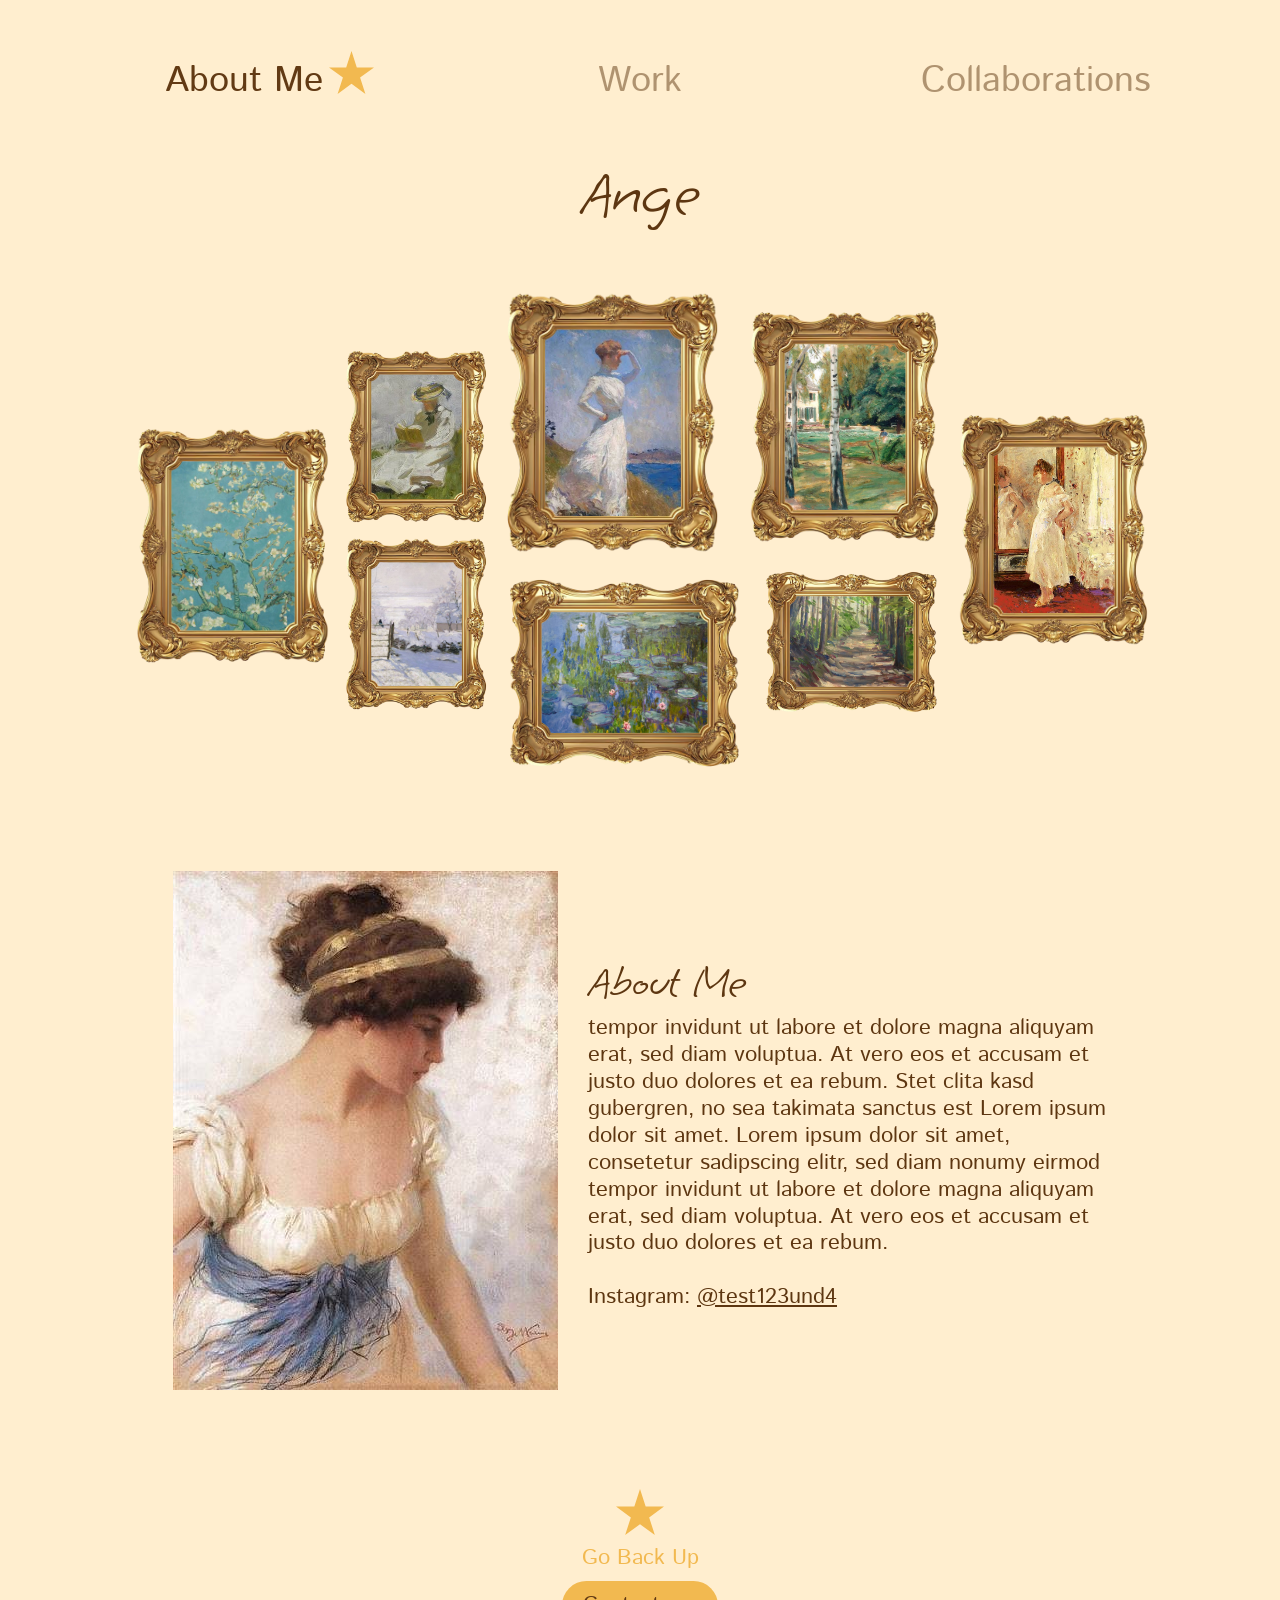
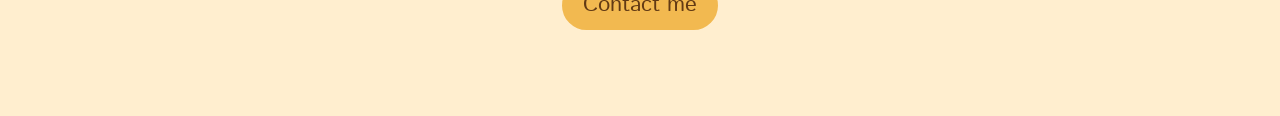
<file: index.html>
<!doctype html>
<html lang="en">
<head>
  <meta charset="utf-8">
  <meta name="viewport" content="width=device-width, initial-scale=1">
  <title>Ange — About Me</title>
  <meta name="description" content="Ange — paintings, artworks and collaborations.">
  <link rel="canonical" href="https://anges.work/">
  <link rel="icon" href="assets/img/star.svg" type="image/svg+xml">
  <meta property="og:title" content="Ange">
  <meta property="og:description" content="Paintings, artworks and collaborations.">
  <meta property="og:image" content="https://anges.work/assets/img/portrait.jpg">
  <meta property="og:url" content="https://anges.work/">
  <link rel="preconnect" href="https://fonts.googleapis.com">
  <link rel="preconnect" href="https://fonts.gstatic.com" crossorigin>
  <link rel="stylesheet" href="https://fonts.googleapis.com/css2?family=Grape+Nuts&family=Istok+Web:wght@400;700&display=swap">
  <link rel="stylesheet" href="assets/css/style.css">
  <script src="assets/js/main.js" defer></script>
</head>
<body>
  <div class="page" id="top">
    <header class="site-header">
      <nav class="nav" aria-label="Main">
        <a class="nav__link" href="./" aria-current="page"><span class="nav__label">About Me</span></a>
        <a class="nav__link" href="work/"><span class="nav__label">Work</span></a>
        <a class="nav__link" href="collaborations/"><span class="nav__label">Collaborations</span></a>
      </nav>
    </header>

    <main class="entries">
      <h1 class="logo">Ange</h1>

      <section class="gallery" aria-label="Painting wall">
        <!-- Paintings sit behind the gold frames. Positions are percentages of the 1347 × 607 Figma frame. -->
        <div class="gallery__painting gallery__painting--crop" style="left:9.725%;top:35.75%;width:12.621%;height:34.267%"><img src="assets/img/almond-blossom.jpg" alt="" style="width:155.29%;height:100.27%;left:-22.94%;top:-0.13%"></div>
        <div class="gallery__painting" style="left:40.831%;top:62.603%;width:16.036%;height:26.359%"><img src="assets/img/water-lilies.jpg" alt=""></div>
        <div class="gallery__painting gallery__painting--crop" style="left:41.5%;top:12.026%;width:11.952%;height:37.891%"><img src="assets/img/seaside.jpg" alt="" style="width:100.16%;height:113.04%;left:0;top:0"></div>
        <div class="gallery__painting" style="left:78.322%;top:31.796%;width:11.952%;height:36.079%"><img src="assets/img/mirror.jpg" alt=""></div>
        <div class="gallery__painting" style="left:61.767%;top:60.956%;width:12.249%;height:20.758%"><img src="assets/img/forest-path.jpg" alt=""></div>
        <div class="gallery__painting gallery__painting--crop" style="left:61.173%;top:14.662%;width:12.027%;height:31.631%"><img src="assets/img/birch-garden.jpg" alt="" style="width:148.77%;height:99.72%;left:-21.6%;top:0.13%"></div>
        <div class="gallery__painting gallery__painting--crop" style="left:26.652%;top:20.264%;width:9.503%;height:24.382%"><img src="assets/img/reading-woman.jpg" alt="" style="width:128.47%;height:100%;left:-11.89%;top:0"></div>
        <div class="gallery__painting gallery__painting--crop" style="left:26.652%;top:54.53%;width:9.057%;height:26.853%"><img src="assets/img/snow-gate.jpg" alt="" style="width:198.06%;height:99.77%;left:-22.13%;top:0"></div>

        <!-- Frames. Linked frames open that artwork or collab on its page. -->
        <span class="gallery__frame" style="left:6.83%;top:29.16%;width:17.853%;height:47.446%" aria-hidden="true"><span class="gallery__frame-img"></span></span>
        <a class="gallery__frame" href="work/#next-artwork" style="left:24.647%;top:15.157%;width:13.066%;height:34.725%" aria-label="Next Artwork"><span class="gallery__frame-img"></span></a>
        <a class="gallery__frame" href="collaborations/#third-collab" style="left:24.647%;top:49.918%;width:13.066%;height:34.725%" aria-label="Third Collab"><span class="gallery__frame-img"></span></a>
        <a class="gallery__frame" href="collaborations/#second-collab" style="left:37.713%;top:3.954%;width:19.644%;height:52.208%" aria-label="Second Collab"><span class="gallery__frame-img"></span></a>
        <a class="gallery__frame gallery__frame--turned" href="work/#second-artwork" style="left:59.985%;top:56.178%;width:15.648%;height:28.995%" aria-label="Second Artwork"><span class="gallery__frame-img" style="width:83.498%;height:119.763%"></span></a>
        <span class="gallery__frame gallery__frame--turned" style="left:38.382%;top:57.166%;width:20.964%;height:38.845%" aria-hidden="true"><span class="gallery__frame-img" style="width:83.498%;height:119.763%"></span></span>
        <a class="gallery__frame" href="collaborations/#first-collab" style="left:58.203%;top:7.414%;width:17.505%;height:46.522%" aria-label="First Collab"><span class="gallery__frame-img"></span></a>
        <a class="gallery__frame" href="work/#third-artwork" style="left:75.724%;top:26.689%;width:17.505%;height:46.522%" aria-label="Third Artwork"><span class="gallery__frame-img"></span></a>
      </section>

      <section class="entry entry--about" aria-labelledby="about-title">
        <div class="entry__media">
          <img class="entry__img" src="assets/img/portrait.jpg" alt="Painting of a young woman with a golden ribbon in her hair" width="385" height="519" style="--w:385px;--ar:385/519">
        </div>
        <div class="entry__text">
          <h2 class="entry__title" id="about-title">About Me</h2>
          <div class="entry__body">
            <p>tempor invidunt ut labore et dolore magna aliquyam erat, sed diam voluptua. At vero eos et accusam et justo duo dolores et ea rebum. Stet clita kasd gubergren, no sea takimata sanctus est Lorem ipsum dolor sit amet. Lorem ipsum dolor sit amet, consetetur sadipscing elitr, sed diam nonumy eirmod tempor invidunt ut labore et dolore magna aliquyam erat, sed diam voluptua. At vero eos et accusam et justo duo dolores et ea rebum.</p>
            <p class="gap">Instagram: <a href="https://www.instagram.com/test123und4/" rel="me noopener" target="_blank">@test123und4</a></p>
          </div>
        </div>
      </section>
    </main>

    <footer class="site-footer">
      <button class="to-top" type="button" data-scroll-top>
        <img src="assets/img/star.svg" alt="" width="48" height="46">
        <span>Go Back Up</span>
      </button>
      <button class="btn btn--primary" type="button" data-open-contact>Contact me</button>
    </footer>
  </div>
</body>
</html>
</file>
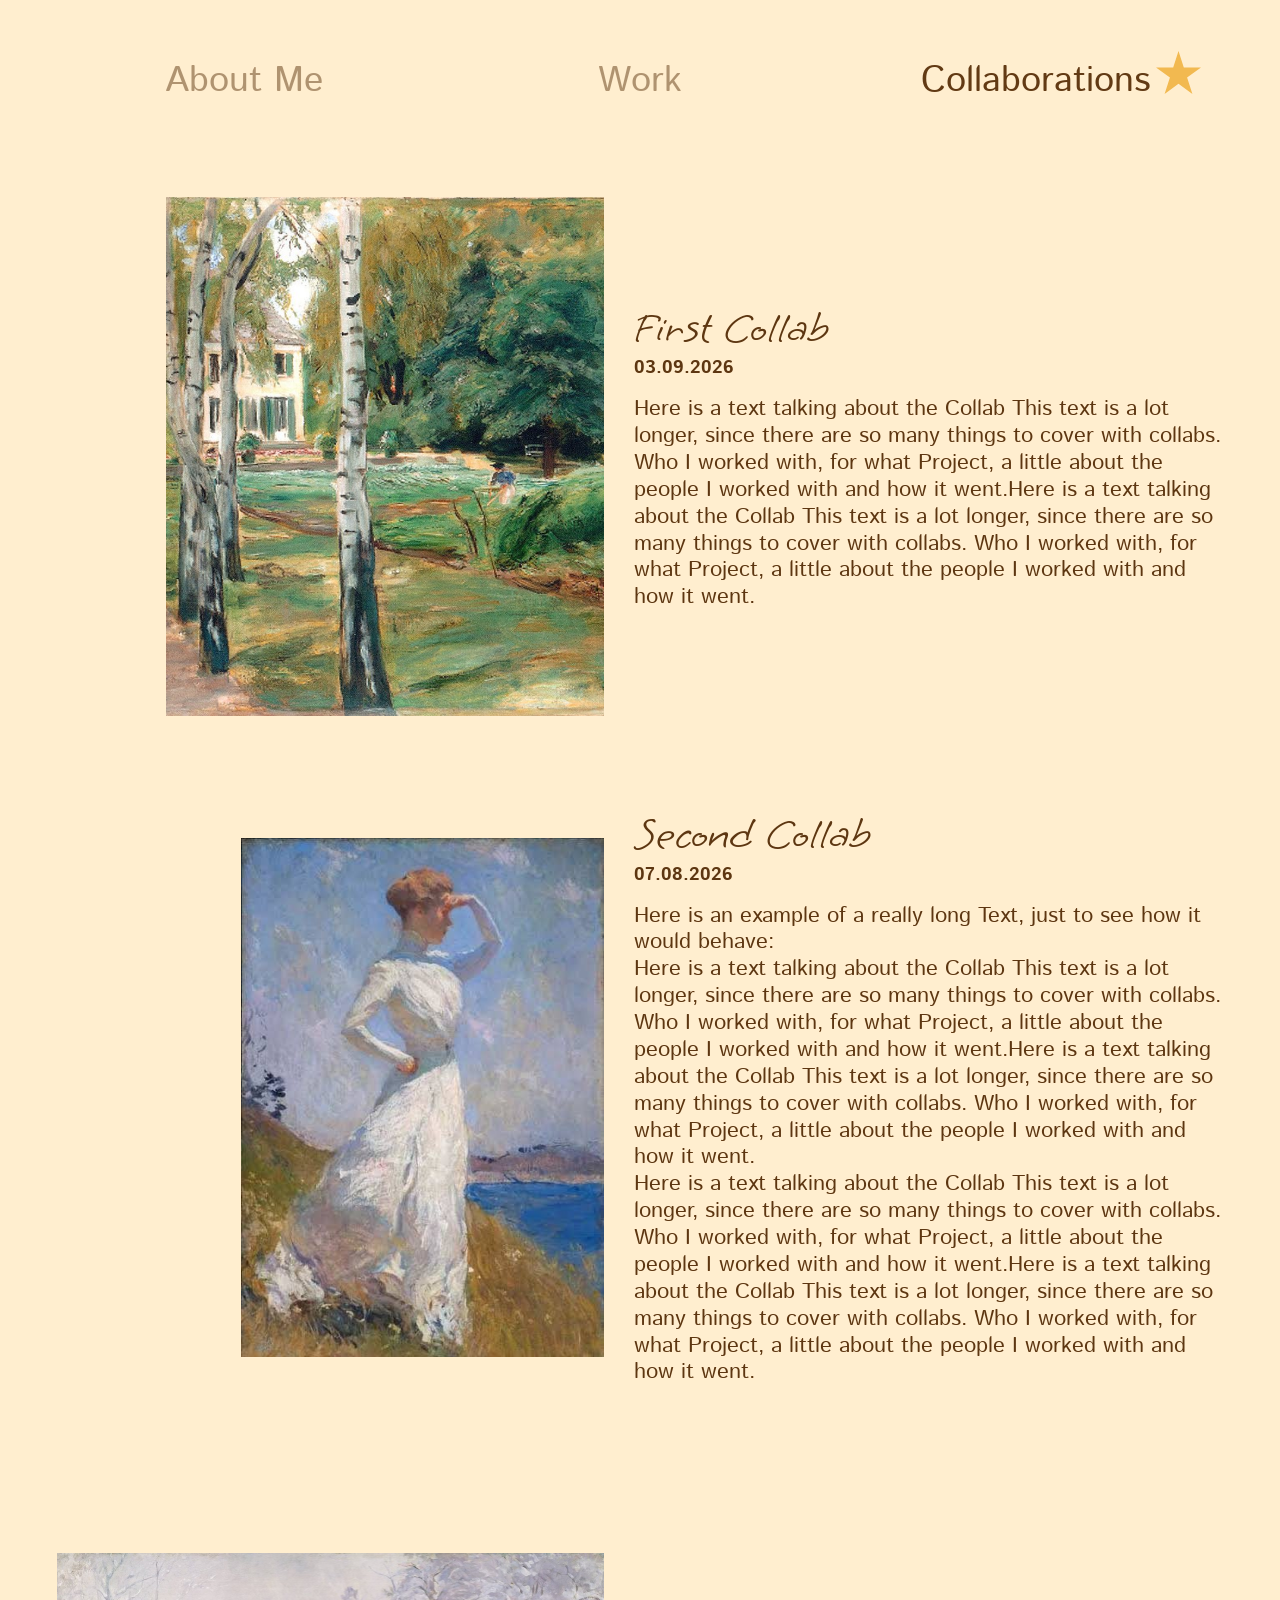
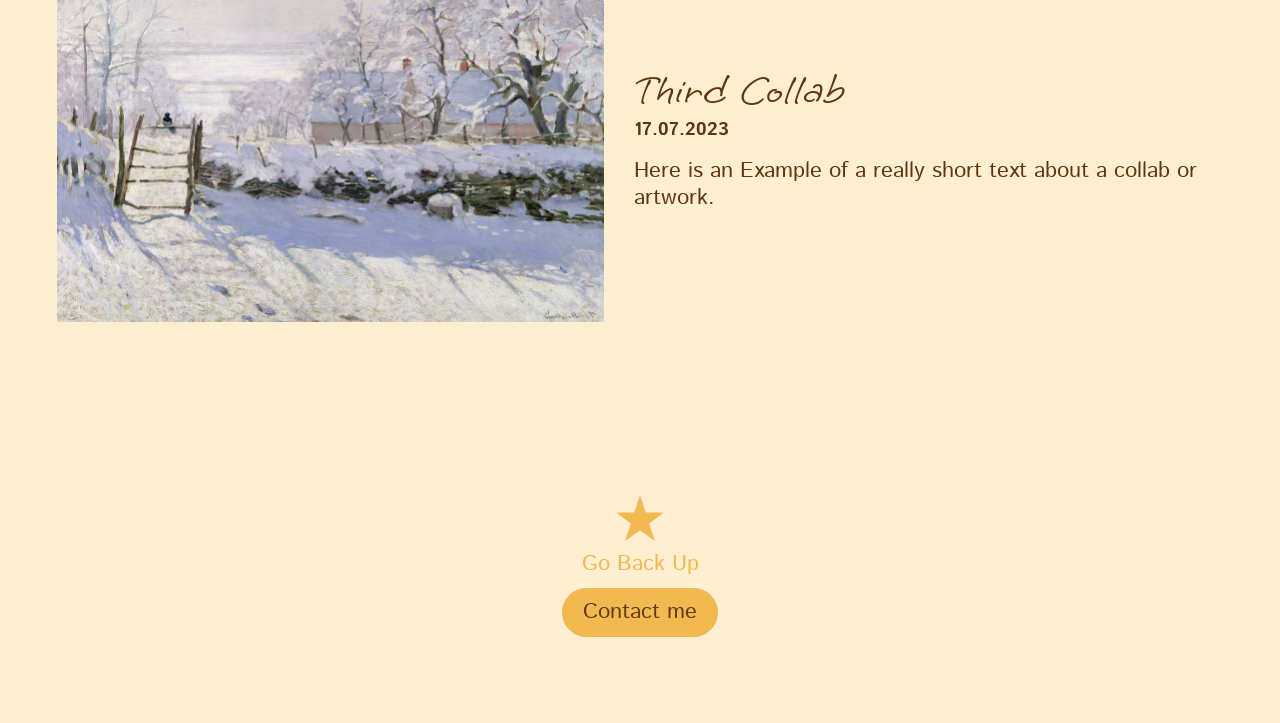
<file: collaborations/index.html>
<!doctype html>
<html lang="en">
<head>
  <meta charset="utf-8">
  <meta name="viewport" content="width=device-width, initial-scale=1">
  <title>Ange — Collaborations</title>
  <meta name="description" content="Collaborations and joint projects by Ange.">
  <link rel="canonical" href="https://anges.work/collaborations/">
  <link rel="icon" href="../assets/img/star.svg" type="image/svg+xml">
  <meta property="og:title" content="Ange — Collaborations">
  <meta property="og:image" content="https://anges.work/assets/img/birch-garden.jpg">
  <meta property="og:url" content="https://anges.work/collaborations/">
  <link rel="preconnect" href="https://fonts.googleapis.com">
  <link rel="preconnect" href="https://fonts.gstatic.com" crossorigin>
  <link rel="stylesheet" href="https://fonts.googleapis.com/css2?family=Grape+Nuts&family=Istok+Web:wght@400;700&display=swap">
  <link rel="stylesheet" href="../assets/css/style.css">
  <script src="../assets/js/main.js" defer></script>
</head>
<body>
  <div class="page" id="top">
    <header class="site-header site-header--sticky">
      <nav class="nav" aria-label="Main">
        <a class="nav__link" href="../"><span class="nav__label">About Me</span></a>
        <a class="nav__link" href="../work/"><span class="nav__label">Work</span></a>
        <a class="nav__link" href="../collaborations/" aria-current="page"><span class="nav__label">Collaborations</span></a>
      </nav>
    </header>

    <main class="entries">
      <h1 class="visually-hidden">Collaborations</h1>

      <!-- To add a collab, copy one <article> block. See /work/index.html for notes. -->

      <article class="entry" id="first-collab" data-overlay>
        <div class="entry__media">
          <button class="entry__open" type="button" data-open-entry style="--w:438px" aria-label="Open First Collab">
            <img class="entry__img" src="../assets/img/birch-garden.jpg" alt="Painting of birch trees in a garden" width="438" height="519" style="--ar:438/519;--pos:44% 50%" loading="lazy">
          </button>
        </div>
        <div class="entry__text">
          <div class="entry__heading">
            <h2 class="entry__title"><button type="button" data-open-entry>First Collab</button></h2>
            <p class="entry__date"><time datetime="2026-09-03">03.09.2026</time></p>
          </div>
          <div class="entry__body">
            <p>Here is a text talking about the Collab This text is a lot longer, since there are so many things to cover with collabs. Who I worked with, for what Project, a little about the people I worked with and how it went.Here is a text talking about the Collab This text is a lot longer, since there are so many things to cover with collabs. Who I worked with, for what Project, a little about the people I worked with and how it went.</p>
          </div>
        </div>
      </article>

      <article class="entry" id="second-collab" data-overlay>
        <div class="entry__media">
          <button class="entry__open" type="button" data-open-entry style="--w:363px" aria-label="Open Second Collab">
            <img class="entry__img" src="../assets/img/seaside.jpg" alt="Painting of a woman in white by the sea" width="363" height="519" style="--ar:363/519;--pos:50% 0%" loading="lazy">
          </button>
        </div>
        <div class="entry__text">
          <div class="entry__heading">
            <h2 class="entry__title"><button type="button" data-open-entry>Second Collab</button></h2>
            <p class="entry__date"><time datetime="2026-08-07">07.08.2026</time></p>
          </div>
          <div class="entry__body">
            <p>Here is an example of a really long Text, just to see how it would behave:</p>
            <p>Here is a text talking about the Collab This text is a lot longer, since there are so many things to cover with collabs. Who I worked with, for what Project, a little about the people I worked with and how it went.Here is a text talking about the Collab This text is a lot longer, since there are so many things to cover with collabs. Who I worked with, for what Project, a little about the people I worked with and how it went.</p>
            <p>Here is a text talking about the Collab This text is a lot longer, since there are so many things to cover with collabs. Who I worked with, for what Project, a little about the people I worked with and how it went.Here is a text talking about the Collab This text is a lot longer, since there are so many things to cover with collabs. Who I worked with, for what Project, a little about the people I worked with and how it went.</p>
          </div>
        </div>
      </article>

      <article class="entry" id="third-collab" data-overlay>
        <div class="entry__media">
          <button class="entry__open" type="button" data-open-entry style="--w:547px" aria-label="Open Third Collab">
            <img class="entry__img" src="../assets/img/snow-gate.jpg" alt="Painting of a snowy landscape with a wooden gate" width="547" height="373" style="--ar:553/373" loading="lazy">
          </button>
        </div>
        <div class="entry__text">
          <div class="entry__heading">
            <h2 class="entry__title"><button type="button" data-open-entry>Third Collab</button></h2>
            <p class="entry__date"><time datetime="2023-07-17">17.07.2023</time></p>
          </div>
          <div class="entry__body">
            <p>Here is an Example of a really short text about a collab or artwork.</p>
          </div>
        </div>
      </article>
    </main>

    <footer class="site-footer">
      <button class="to-top" type="button" data-scroll-top>
        <img src="../assets/img/star.svg" alt="" width="48" height="46">
        <span>Go Back Up</span>
      </button>
      <button class="btn btn--primary" type="button" data-open-contact>Contact me</button>
    </footer>
  </div>
</body>
</html>
</file>
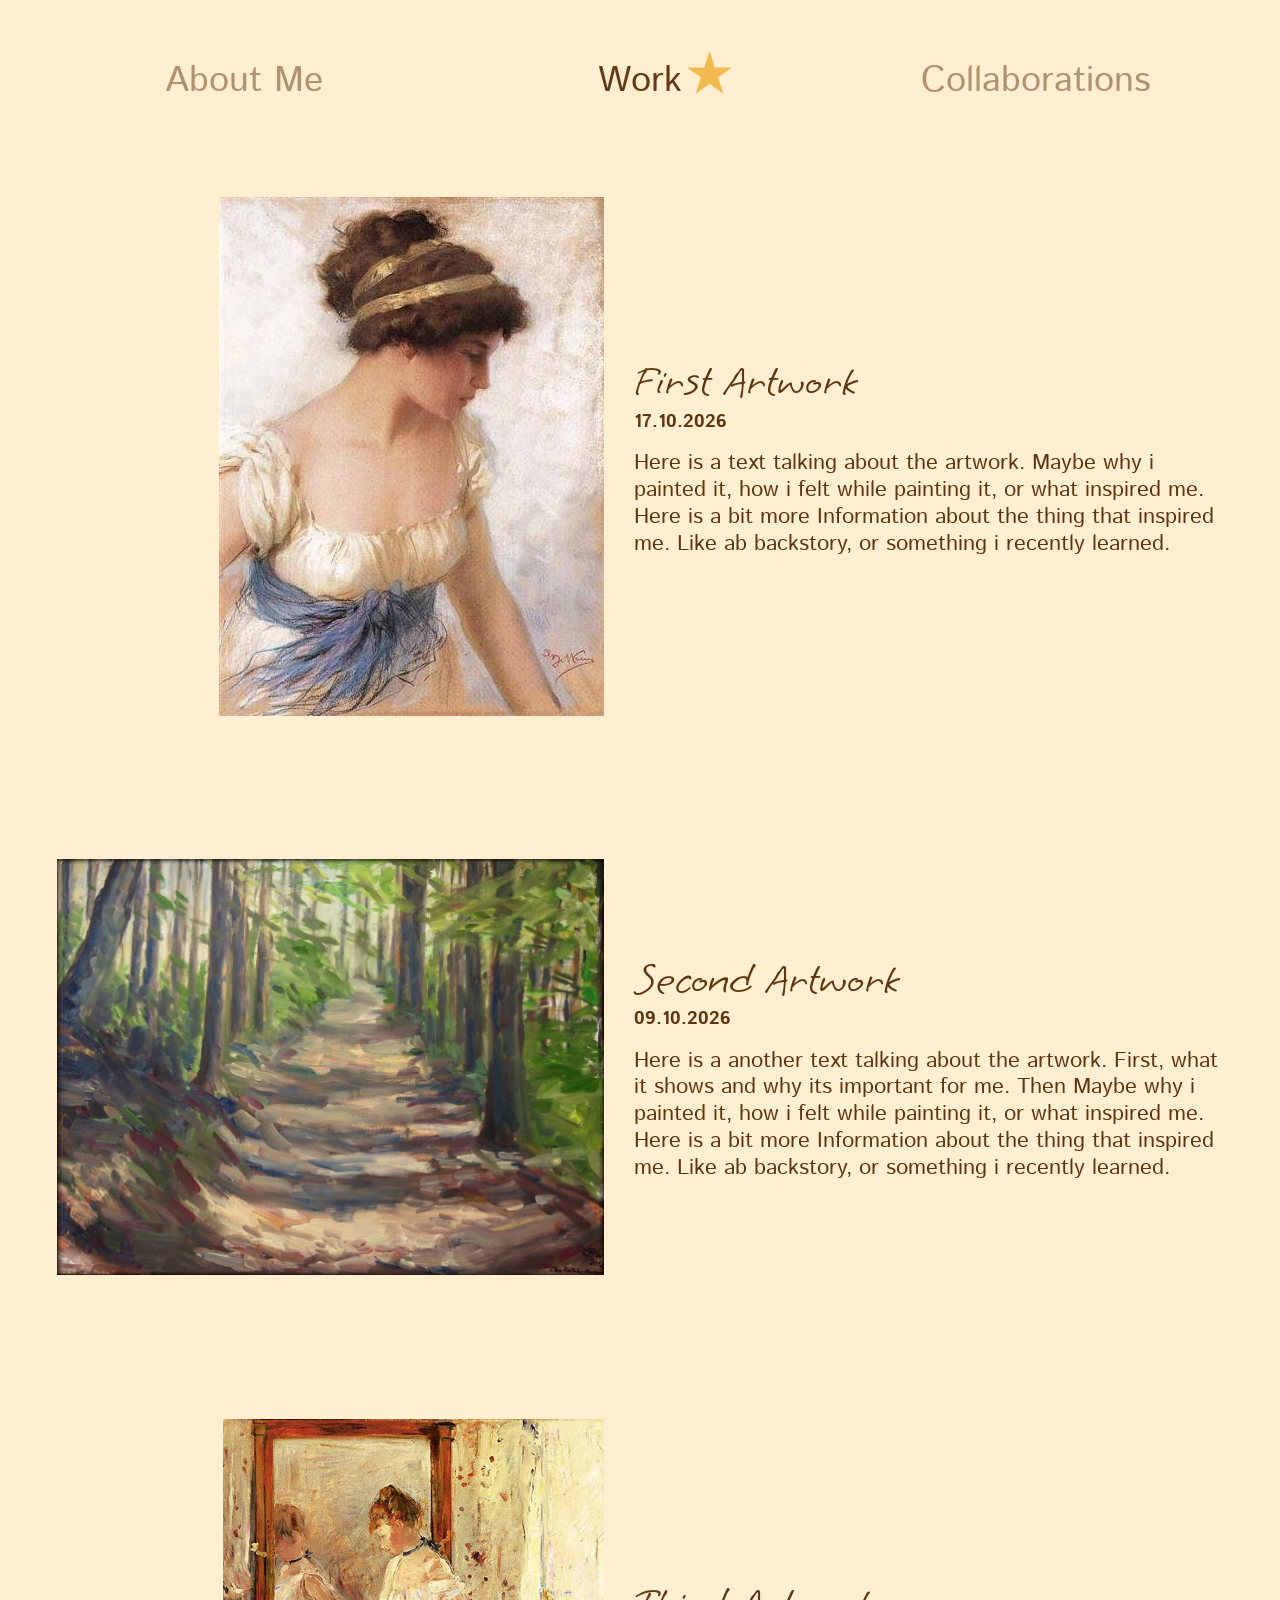
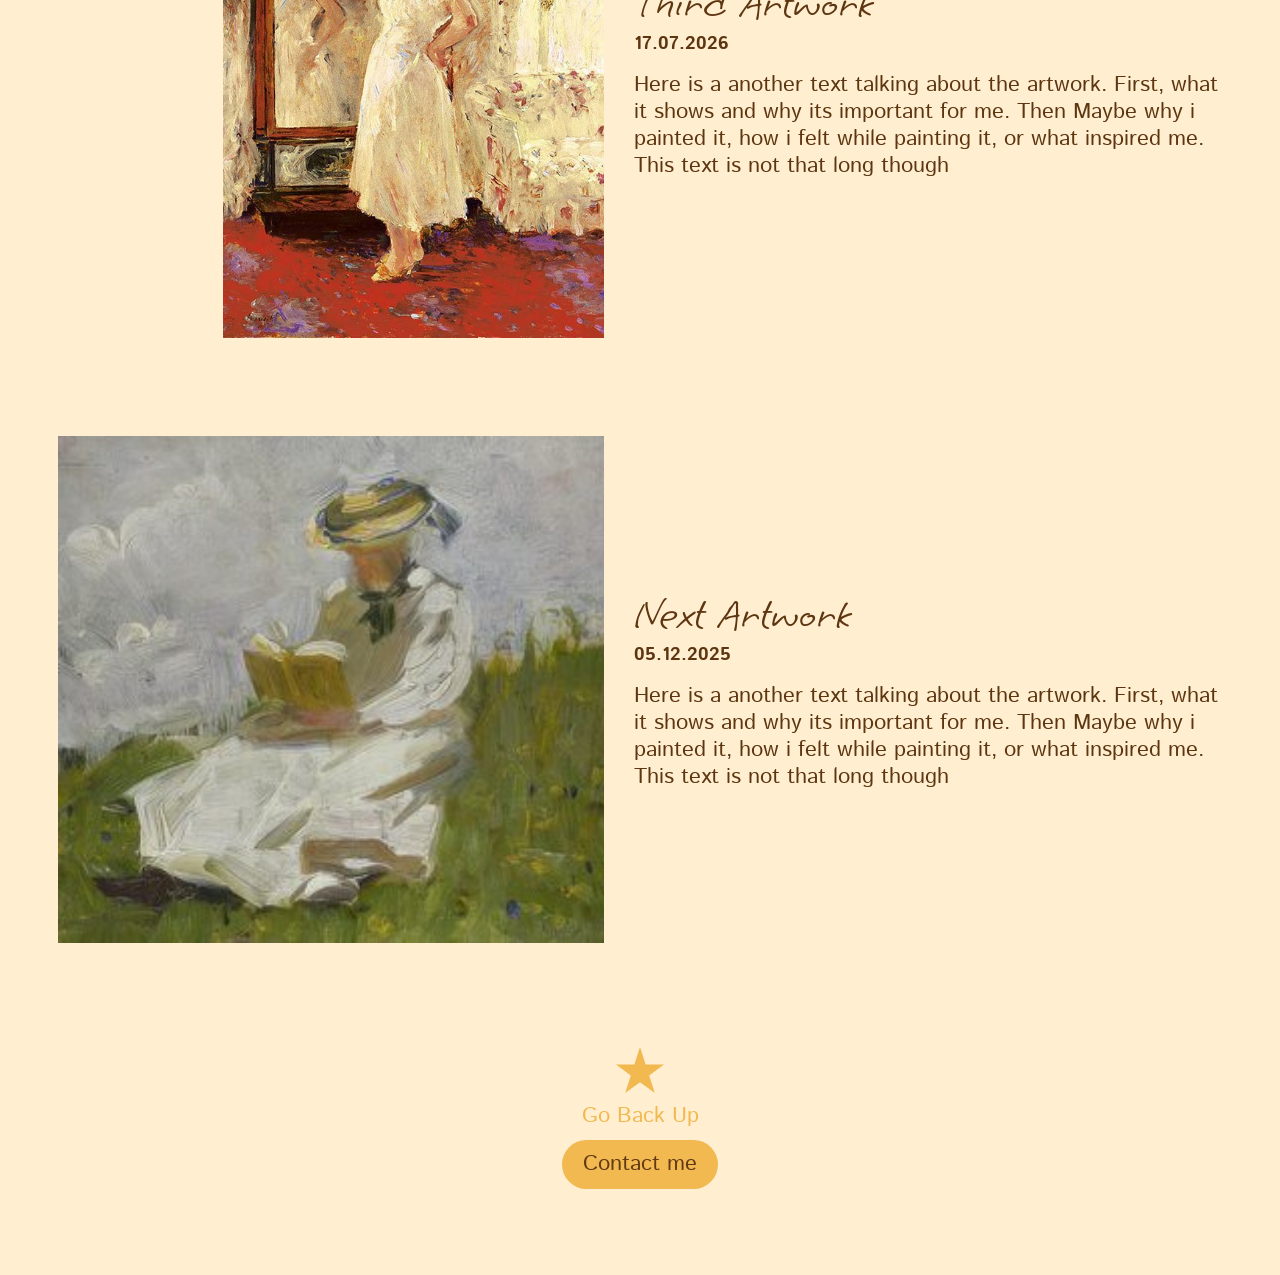
<file: work/index.html>
<!doctype html>
<html lang="en">
<head>
  <meta charset="utf-8">
  <meta name="viewport" content="width=device-width, initial-scale=1">
  <title>Ange — Work</title>
  <meta name="description" content="Paintings and artworks by Ange.">
  <link rel="canonical" href="https://anges.work/work/">
  <link rel="icon" href="../assets/img/star.svg" type="image/svg+xml">
  <meta property="og:title" content="Ange — Work">
  <meta property="og:image" content="https://anges.work/assets/img/forest-path.jpg">
  <meta property="og:url" content="https://anges.work/work/">
  <link rel="preconnect" href="https://fonts.googleapis.com">
  <link rel="preconnect" href="https://fonts.gstatic.com" crossorigin>
  <link rel="stylesheet" href="https://fonts.googleapis.com/css2?family=Grape+Nuts&family=Istok+Web:wght@400;700&display=swap">
  <link rel="stylesheet" href="../assets/css/style.css">
  <script src="../assets/js/main.js" defer></script>
</head>
<body>
  <div class="page" id="top">
    <header class="site-header site-header--sticky">
      <nav class="nav" aria-label="Main">
        <a class="nav__link" href="../"><span class="nav__label">About Me</span></a>
        <a class="nav__link" href="../work/" aria-current="page"><span class="nav__label">Work</span></a>
        <a class="nav__link" href="../collaborations/"><span class="nav__label">Collaborations</span></a>
      </nav>
    </header>

    <main class="entries">
      <h1 class="visually-hidden">Work</h1>

      <!--
        To add an artwork, copy one <article> block.
        - id: used in links like /work/#first-artwork
        - --w / --ar on the image: display width and shape (width/height)
        - optional <template class="entry__detail">: longer text shown only in the overlay
      -->

      <article class="entry" id="first-artwork" data-overlay>
        <div class="entry__media">
          <button class="entry__open" type="button" data-open-entry style="--w:385px" aria-label="Open First Artwork">
            <img class="entry__img" src="../assets/img/portrait.jpg" alt="Painting of a young woman with a golden ribbon in her hair" width="385" height="519" style="--ar:385/519" loading="lazy">
          </button>
        </div>
        <div class="entry__text">
          <div class="entry__heading">
            <h2 class="entry__title"><button type="button" data-open-entry>First Artwork</button></h2>
            <p class="entry__date"><time datetime="2026-10-17">17.10.2026</time></p>
          </div>
          <div class="entry__body">
            <p>Here is a text talking about the artwork. Maybe why i painted it, how i felt while painting it, or what inspired me. Here is a bit more Information about the thing that inspired me. Like ab backstory, or something i recently learned.</p>
          </div>
        </div>
      </article>

      <article class="entry" id="second-artwork" data-overlay>
        <div class="entry__media">
          <button class="entry__open" type="button" data-open-entry style="--w:547px" aria-label="Open Second Artwork">
            <img class="entry__img" src="../assets/img/forest-path.jpg" alt="Painting of a sunlit forest path" width="547" height="417" style="--ar:548/417" loading="lazy">
          </button>
        </div>
        <div class="entry__text">
          <div class="entry__heading">
            <h2 class="entry__title"><button type="button" data-open-entry>Second Artwork</button></h2>
            <p class="entry__date"><time datetime="2026-10-09">09.10.2026</time></p>
          </div>
          <div class="entry__body">
            <p>Here is a another text talking about the artwork. First, what it shows and why its important for me. Then Maybe why i painted it, how i felt while painting it, or what inspired me. Here is a bit more Information about the thing that inspired me. Like ab backstory, or something i recently learned.</p>
          </div>
          <template class="entry__detail">
            <p>This is a wayyyy more detailed Text about the Artwork. As soon as it gets longer than the artwork it is also supposed to continue under it, in full length of the element.</p>
            <p>You will soon see it as an example. Because I don’t know what to write anymore i will repeat this Text from here on.</p>
            <p>This is a wayyyy more detailed Text about the Artwork.</p>
            <p>Now you can see how the Text is supposed to continue as soon as it is longer than Paintings height (with titel. date and text).</p>
            <p>This is a wayyyy more detailed Text about the Artwork. As soon as it gets longer than the artwork it is also supposed to continue under it, in full length of the element.</p>
            <p>You will soon see it as an example. Because I don’t know what to write anymore i will repeat this Text from here on. This is a wayyyy more detailed Text about the Artwork.</p>
          </template>
        </div>
      </article>

      <article class="entry" id="third-artwork" data-overlay>
        <div class="entry__media">
          <button class="entry__open" type="button" data-open-entry style="--w:381px" aria-label="Open Third Artwork">
            <img class="entry__img" src="../assets/img/mirror.jpg" alt="Painting of a woman in white at a mirror" width="381" height="519" style="--ar:381/519" loading="lazy">
          </button>
        </div>
        <div class="entry__text">
          <div class="entry__heading">
            <h2 class="entry__title"><button type="button" data-open-entry>Third Artwork</button></h2>
            <p class="entry__date"><time datetime="2026-07-17">17.07.2026</time></p>
          </div>
          <div class="entry__body">
            <p>Here is a another text talking about the artwork. First, what it shows and why its important for me. Then Maybe why i painted it, how i felt while painting it, or what inspired me.</p>
            <p>This text is not that long though</p>
          </div>
        </div>
      </article>

      <article class="entry" id="next-artwork" data-overlay>
        <div class="entry__media">
          <button class="entry__open" type="button" data-open-entry style="--w:546px" aria-label="Open Next Artwork">
            <img class="entry__img" src="../assets/img/reading-woman.jpg" alt="Painting of a woman in a hat reading in the grass" width="546" height="507" style="--ar:546/507;--pos:0% 50%" loading="lazy">
          </button>
        </div>
        <div class="entry__text">
          <div class="entry__heading">
            <h2 class="entry__title"><button type="button" data-open-entry>Next Artwork</button></h2>
            <p class="entry__date"><time datetime="2025-12-05">05.12.2025</time></p>
          </div>
          <div class="entry__body">
            <p>Here is a another text talking about the artwork. First, what it shows and why its important for me. Then Maybe why i painted it, how i felt while painting it, or what inspired me.</p>
            <p>This text is not that long though</p>
          </div>
        </div>
      </article>
    </main>

    <footer class="site-footer">
      <button class="to-top" type="button" data-scroll-top>
        <img src="../assets/img/star.svg" alt="" width="48" height="46">
        <span>Go Back Up</span>
      </button>
      <button class="btn btn--primary" type="button" data-open-contact>Contact me</button>
    </footer>
  </div>
</body>
</html>
</file>
<file: assets/css/style.css>
/* ==========================================================================
   Ange — anges.work
   Plain CSS, no build step. Values come from the Figma file.
   ========================================================================== */

:root {
  --cream: #ffeecf;      /* page background */
  --paper: #fff8eb;      /* overlays */
  --brown: #5d3611;      /* text */
  --brown-2: #623a14;    /* nav + button text */
  --yellow: #f2b950;     /* accents */
  --yellow-dark: #e5a637;

  --font-script: "Grape Nuts", cursive;
  --font-body: "Istok Web", system-ui, sans-serif;

  --fs-nav: clamp(18px, 2.8vw, 40px);
  --fs-logo: clamp(48px, 4.9vw, 70px);
  --fs-title: clamp(34px, 3.5vw, 50px);
  --fs-body: clamp(17px, 1.75vw, 25px);
  --fs-date: clamp(15px, 1.4vw, 20px);

  --page-x: clamp(16px, 3.3vw, 47px);
  --page-y: clamp(20px, 3.1vw, 45px);
}

*, *::before, *::after { box-sizing: border-box; }

html { scroll-behavior: smooth; -webkit-text-size-adjust: 100%; }
@media (prefers-reduced-motion: reduce) { html { scroll-behavior: auto; } }

body {
  margin: 0;
  background: var(--cream);
  color: var(--brown);
  font-family: var(--font-body);
  font-size: var(--fs-body);
  line-height: 1.2;
}

img { display: block; max-width: 100%; }
h1, h2, p { margin: 0; }
a { color: inherit; }
button { font: inherit; color: inherit; }

.visually-hidden {
  position: absolute !important;
  width: 1px; height: 1px;
  overflow: hidden;
  clip: rect(0 0 0 0);
  white-space: nowrap;
}

:focus-visible { outline: 2px solid var(--brown); outline-offset: 4px; border-radius: 6px; }

.page {
  display: flex;
  flex-direction: column;
  gap: 30px;
  padding: var(--page-y) var(--page-x);
  min-height: 100vh;
}

/* ---------- Header / navigation ---------- */

.site-header {
  background: var(--cream);
  padding-top: 20px;
  z-index: 10;
}
.site-header--sticky { position: sticky; top: 0; }

.nav {
  display: flex;
  justify-content: center;
  gap: clamp(8px, 7vw, 102px);
}

.nav__link {
  flex: 0 1 306px;
  min-height: 1.875em; /* 75px at 40px */
  text-align: center;
  font-size: var(--fs-nav);
  color: var(--brown-2);
  text-decoration: none;
  opacity: .5;
  transition: opacity .2s;
}
.nav__link:hover { opacity: .8; }
.nav__link[aria-current="page"] { opacity: 1; }

.nav__label { position: relative; }
.nav__link[aria-current="page"] .nav__label::after {
  content: "";
  position: absolute;
  left: calc(100% + .15em);
  top: -.1em;
  width: 1.26em;
  height: 1.2em;
  background: url("../img/star.svg") center / contain no-repeat;
}

/* ---------- Logo ---------- */

.logo {
  font-family: var(--font-script);
  font-weight: 400;
  font-size: var(--fs-logo);
  text-align: center;
  line-height: 1.21;
}

/* ---------- Painting gallery (About page) ---------- */

.gallery {
  position: relative;
  width: 100%;
  max-width: 1347px;
  margin-inline: auto;
  aspect-ratio: 1347 / 607;
}

.gallery__painting {
  position: absolute;
  overflow: hidden;
}
.gallery__painting img {
  width: 100%;
  height: 100%;
  object-fit: cover;
}
.gallery__painting--crop img {
  position: absolute;
  max-width: none;
}

.gallery__frame { position: absolute; display: block; }
.gallery__frame-img {
  position: absolute;
  inset: 0;
  overflow: hidden;
}
.gallery__frame-img::before {
  content: "";
  position: absolute;
  left: -22.13%;
  top: -11.22%;
  width: 146.25%;
  height: 122.11%;
  background: url("../img/frame.png") center / 100% 100% no-repeat;
}
.gallery__frame--turned .gallery__frame-img {
  inset: auto;
  left: 50%;
  top: 50%;
  transform: translate(-50%, -50%) rotate(-90deg);
}

a.gallery__frame { transition: filter .2s; }
a.gallery__frame:hover { filter: brightness(1.12) drop-shadow(0 6px 12px rgba(93, 54, 17, .25)); }

/* ---------- Entries (artworks, collabs, about) ---------- */

.entries { display: flex; flex-direction: column; gap: 30px; }

.entry {
  display: grid;
  grid-template-columns: minmax(0, 547px) minmax(0, 589px);
  justify-content: center;
  align-items: center;
  gap: 30px;
  padding: 40px 0 22px;
  scroll-margin-top: 140px;
}

.entry__media {
  display: flex;
  justify-content: flex-end;
  align-items: center;
  min-height: 519px;
}

.entry__img {
  width: min(var(--w, 100%), 100%);
  height: auto;
  aspect-ratio: var(--ar);
  object-fit: cover;
  object-position: var(--pos, 50% 50%);
}

.entry__open {
  display: block;
  padding: 0;
  border: 0;
  background: none;
  cursor: zoom-in;
  width: min(var(--w, 100%), 100%);
  transition: transform .25s, box-shadow .25s;
}
.entry__open .entry__img { width: 100%; }
.entry__open:hover { transform: translateY(-3px); box-shadow: 0 10px 24px rgba(93, 54, 17, .2); }

.entry__text { display: flex; flex-direction: column; gap: 15px; }

.entry__title {
  font-family: var(--font-script);
  font-weight: 400;
  font-size: var(--fs-title);
  line-height: 1.22;
}
.entry__title button {
  padding: 0;
  border: 0;
  background: none;
  font: inherit;
  text-align: left;
  cursor: pointer;
}
.entry__title button:hover { text-decoration: underline; text-decoration-thickness: 2px; text-underline-offset: 6px; }

.entry__heading { display: flex; flex-direction: column; }
.entry__date { font-weight: 700; font-size: var(--fs-date); line-height: 1.4; }

.entry__body p + p { margin-top: 0; }
.entry__body .gap { margin-top: 1.2em; }

/* About section on the home page */
.entry--about {
  grid-template-columns: minmax(0, 385px) minmax(0, 519px);
  padding-inline: 0;
}
.entry--about .entry__media { min-height: 0; }
.entry--about .entry__text { gap: 0; }
.entry--about .entry__title { line-height: 1.44; }

/* ---------- Footer ---------- */

.site-footer {
  display: flex;
  flex-direction: column;
  align-items: center;
  justify-content: center;
  gap: 10px;
  min-height: 234px;
}

.to-top {
  display: flex;
  flex-direction: column;
  align-items: center;
  gap: 10px;
  padding: 0;
  border: 0;
  background: none;
  cursor: pointer;
  color: var(--yellow);
  font-size: var(--fs-body);
}
.to-top img { width: 48px; height: 46px; transition: transform .3s; }
.to-top:hover img { transform: translateY(-4px) rotate(36deg); }

/* ---------- Buttons ---------- */

.btn {
  display: inline-flex;
  align-items: center;
  justify-content: center;
  padding: 10px 20px;
  border: 1.5px solid transparent;
  border-radius: 90px;
  font-size: var(--fs-body);
  line-height: 1.2;
  white-space: nowrap;
  cursor: pointer;
  text-decoration: none;
  transition: background-color .2s, color .2s;
}
.btn--primary { background: var(--yellow); color: var(--brown-2); }
.btn--primary:hover { background: var(--yellow-dark); }
.btn--secondary { background: transparent; border-color: var(--brown); color: var(--brown); }
.btn--secondary:hover { background: var(--brown); color: var(--cream); }

/* ---------- Overlays (dialogs) ---------- */

.modal {
  width: calc(100% - 32px);
  max-width: 1346px;
  max-height: calc(100dvh - 32px);
  padding: clamp(28px, 4.2vw, 60px) clamp(20px, 6.25vw, 90px);
  border: 0;
  border-radius: 30px;
  background: var(--paper);
  color: var(--brown);
  box-shadow: 4px 4px 30px rgba(0, 0, 0, .25);
  overflow: auto;
}
.modal::backdrop { background: rgba(93, 54, 17, .3); }
.modal[open] { animation: modal-in .25s ease-out; }
@keyframes modal-in { from { opacity: 0; transform: translateY(12px); } }
@media (prefers-reduced-motion: reduce) { .modal[open] { animation: none; } }

.modal__close {
  position: absolute;
  top: clamp(12px, 2.2vw, 32px);
  right: clamp(12px, 2.2vw, 32px);
  padding: 10px 20px;
  border: 0;
  border-radius: 90px;
  background: none;
  font-size: var(--fs-body);
  line-height: 1.2;
  cursor: pointer;
  z-index: 1;
}
.modal__close:hover { background: rgba(93, 54, 17, .08); }

/* Painting overlay: the text wraps beside the picture, then runs full width below it */
.painting__media {
  float: left;
  width: min(547px, 50%);
  margin: 0 30px 15px 0;
}
.painting__media img { width: 100%; height: auto; }
.painting__heading { display: flex; flex-direction: column; margin-bottom: 15px; padding-right: 48px; }
.painting__actions { clear: both; padding-top: 15px; }

/* Contact overlay */
.modal--contact { max-width: 780px; }
.contact {
  display: flex;
  flex-direction: column;
  align-items: center;
  gap: 20px;
  text-align: center;
}
.contact__intro { display: flex; flex-direction: column; gap: 10px; }
.contact__hint, .contact__label { font-weight: 700; font-size: var(--fs-date); }
.contact__field {
  width: 100%;
  max-width: 651px;
  padding: 5px 20px;
  border: 1.5px solid var(--yellow);
  border-radius: 90px;
  background: transparent;
  color: var(--brown);
  font: inherit;
  font-size: var(--fs-body);
  line-height: 1.5;
}
.contact__field::placeholder { color: var(--yellow); opacity: 1; }
.contact__field:focus { outline: none; border-color: var(--brown); }
textarea.contact__field { height: 185px; border-radius: 30px; resize: vertical; padding-block: 12px; }
.contact__status { font-size: var(--fs-date); }
.contact__status:empty { display: none; }

/* ---------- 404 ---------- */

.not-found {
  flex: 1;
  display: flex;
  flex-direction: column;
  align-items: center;
  justify-content: center;
  gap: 20px;
  text-align: center;
}

/* ---------- Smaller screens ---------- */

@media (max-width: 860px) {
  .entry,
  .entry--about {
    grid-template-columns: minmax(0, 1fr);
    max-width: 589px;
    margin-inline: auto;
    width: 100%;
    gap: 20px;
    padding-top: 20px;
  }
  .entry__media { min-height: 0; justify-content: center; }
  .entry--about .entry__media { justify-content: center; }
  .modal--painting { padding-top: 64px; }
  .painting__media { float: none; width: 100%; margin: 0 0 20px; }
  .painting__heading { padding-right: 0; }
  .site-footer { min-height: 180px; }
}

@media (max-width: 520px) {
  .nav__link[aria-current="page"] .nav__label::after { width: 1em; height: .95em; left: calc(100% + .1em); }
  .nav { gap: 4px; }
}
</file>
